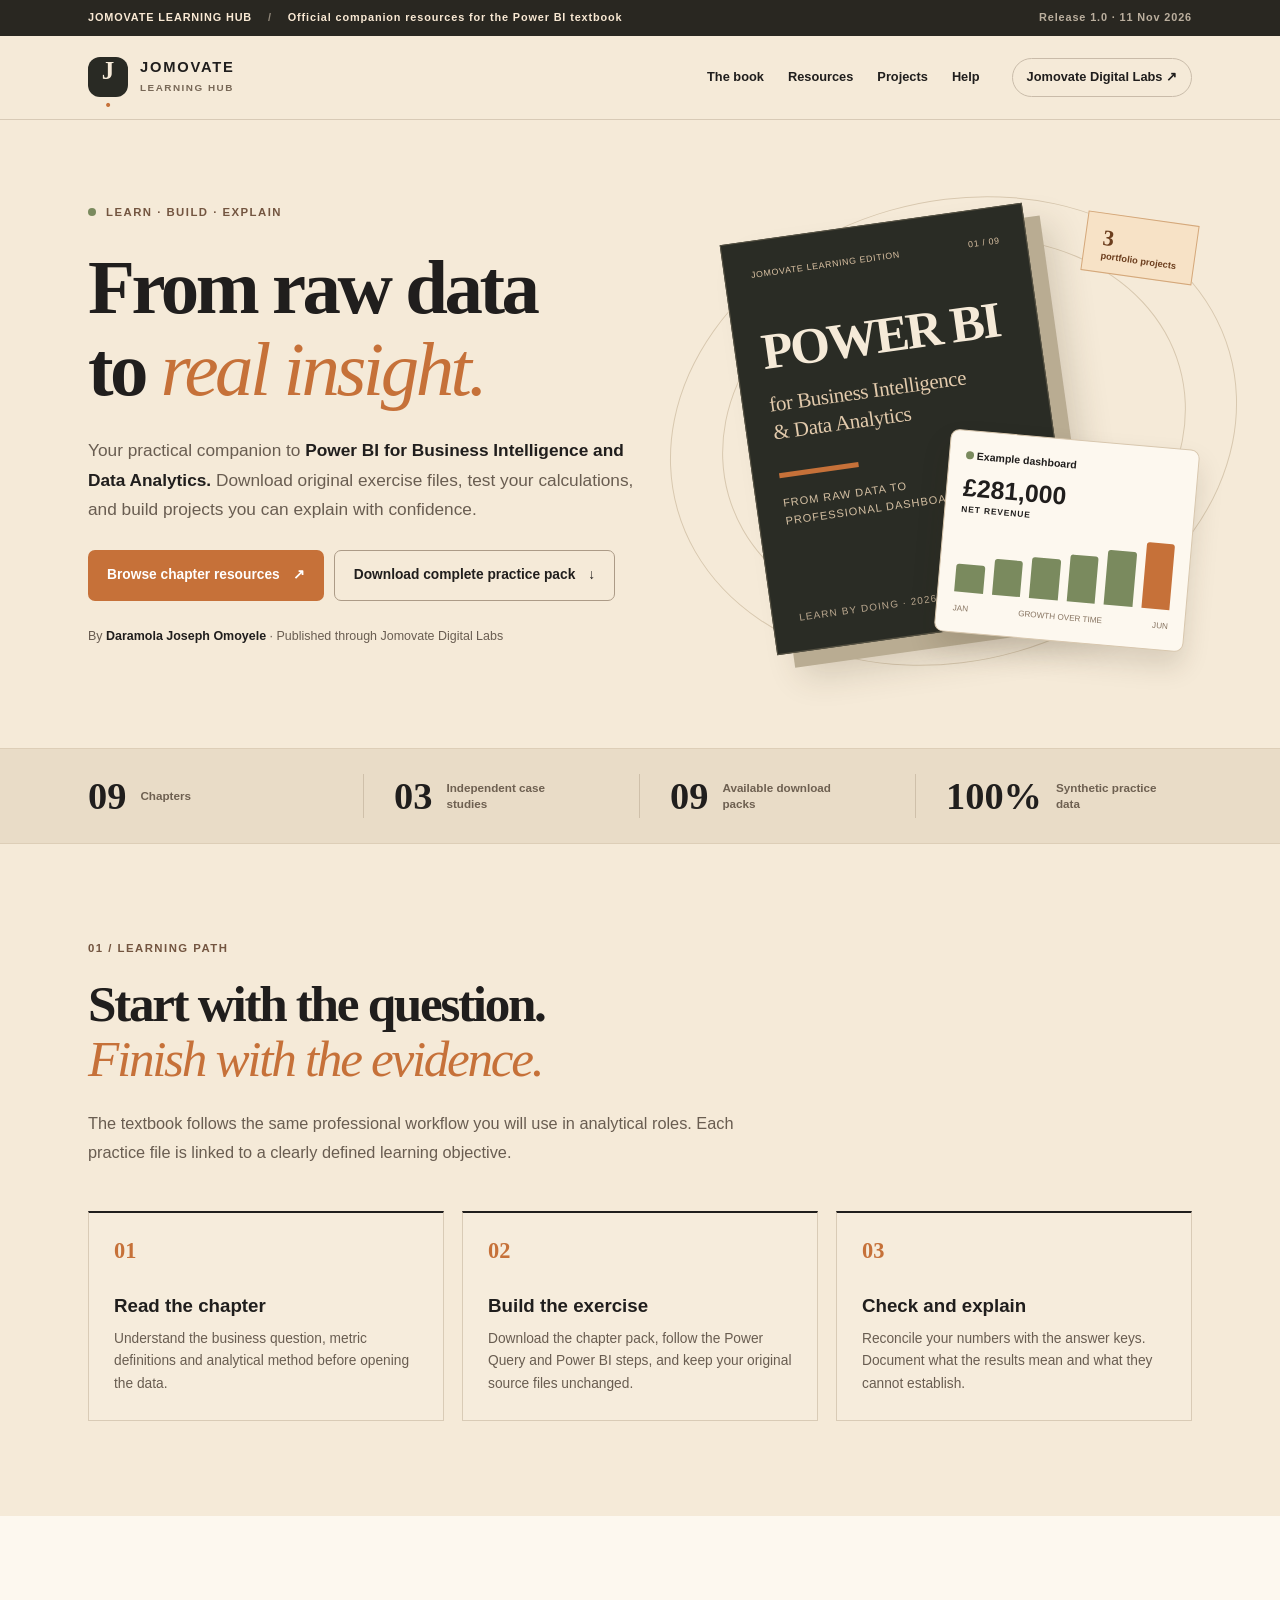
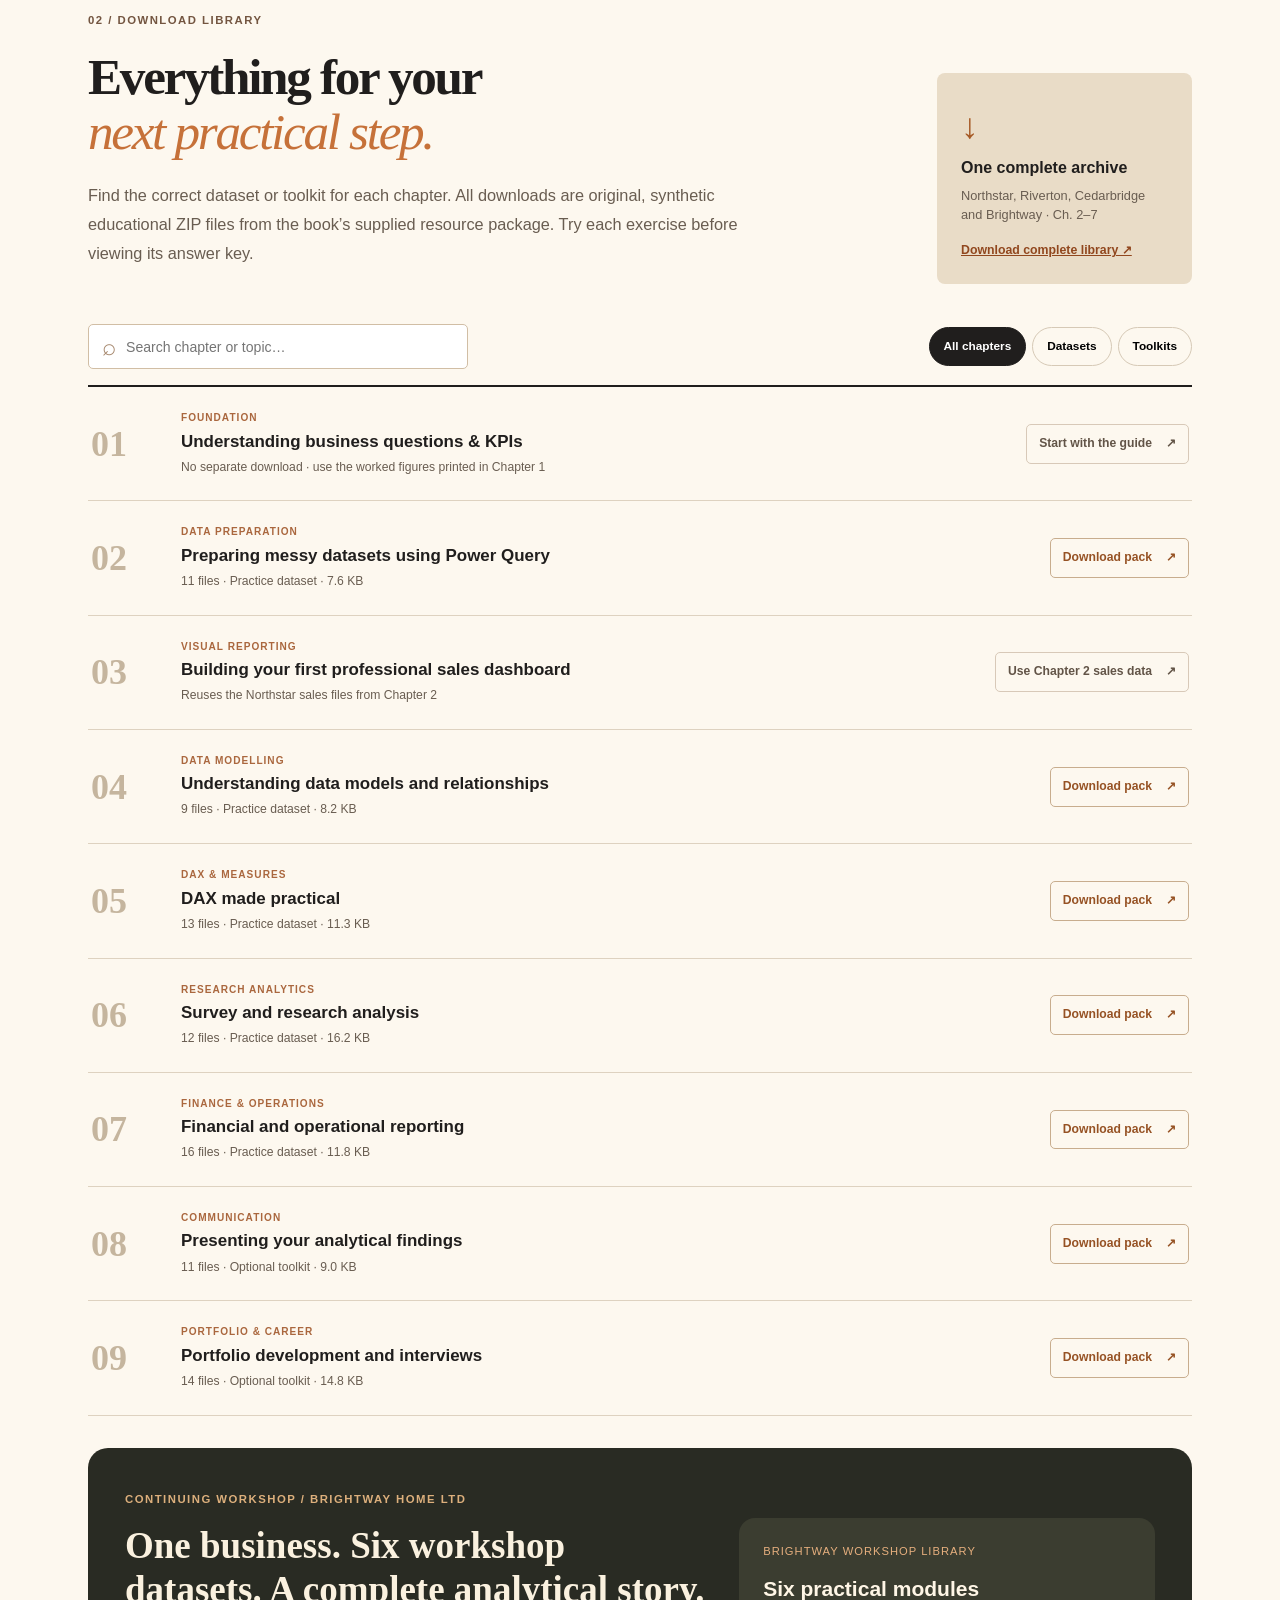
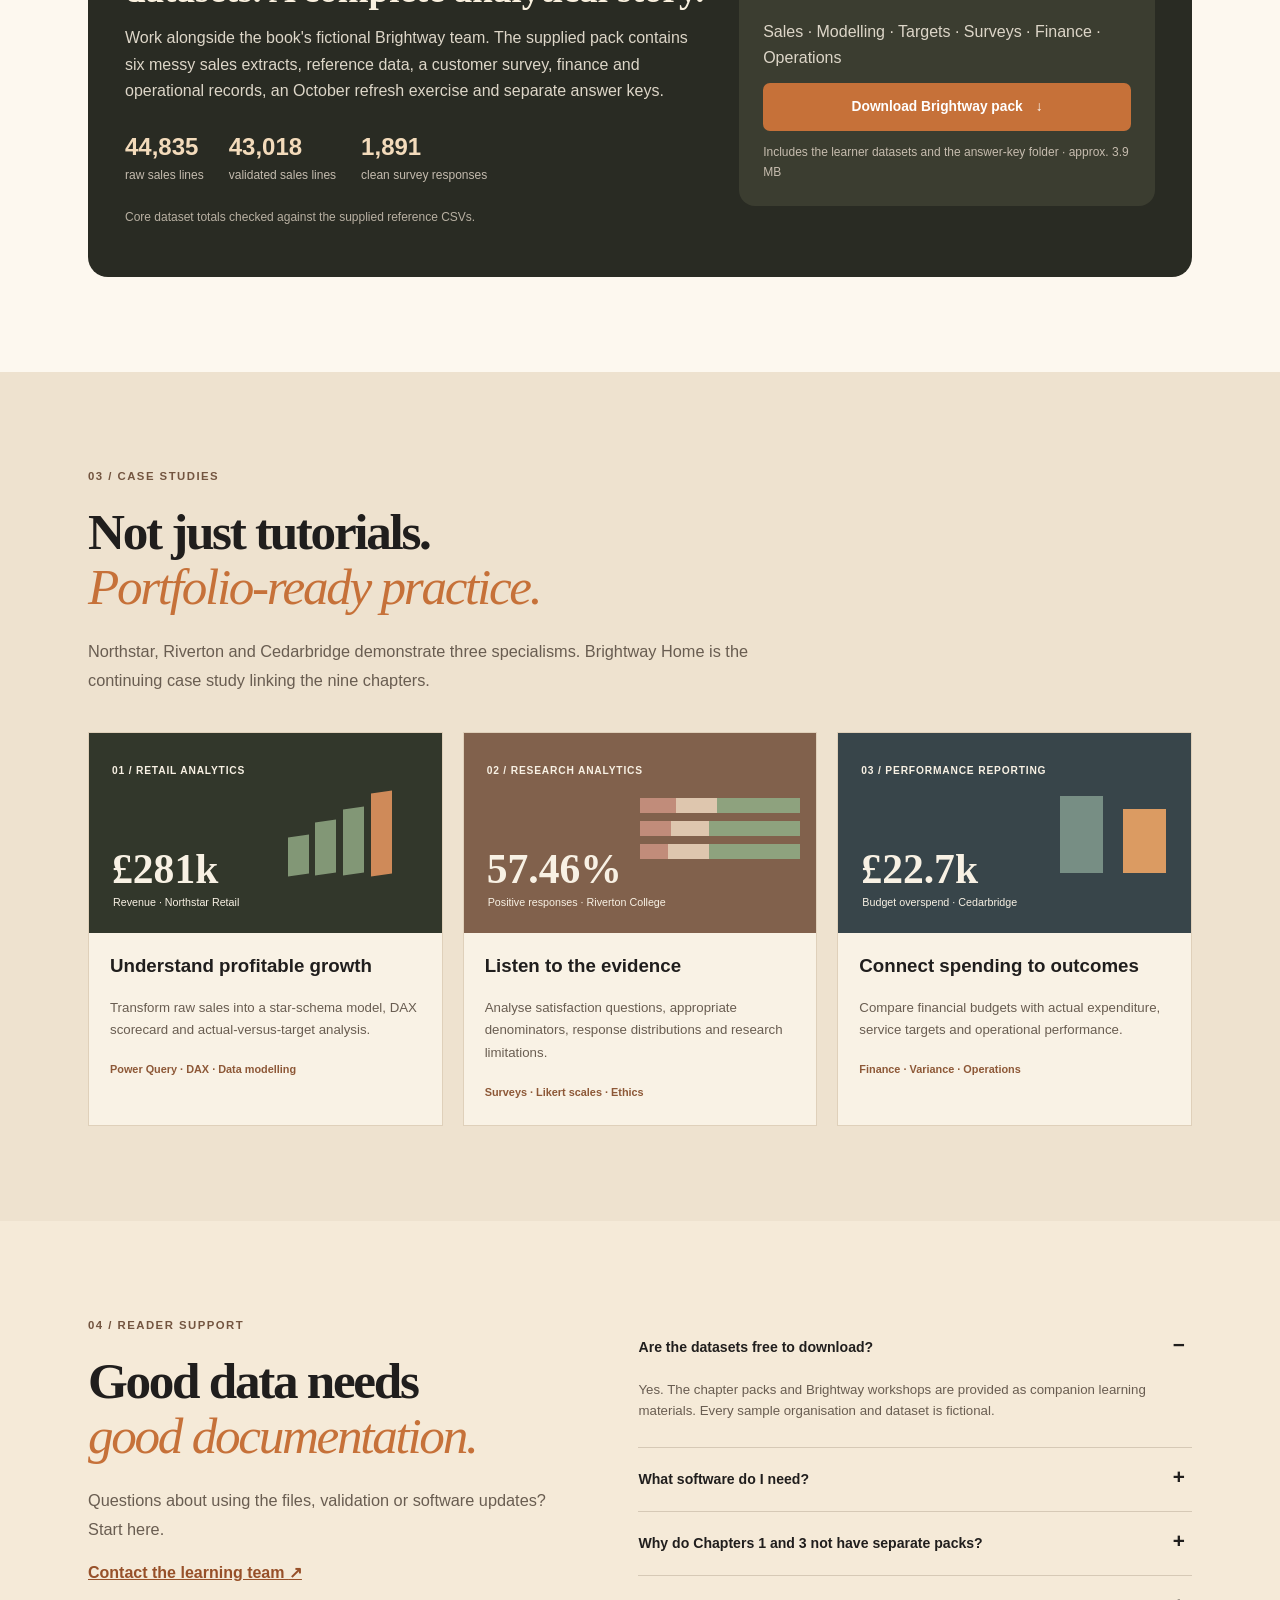
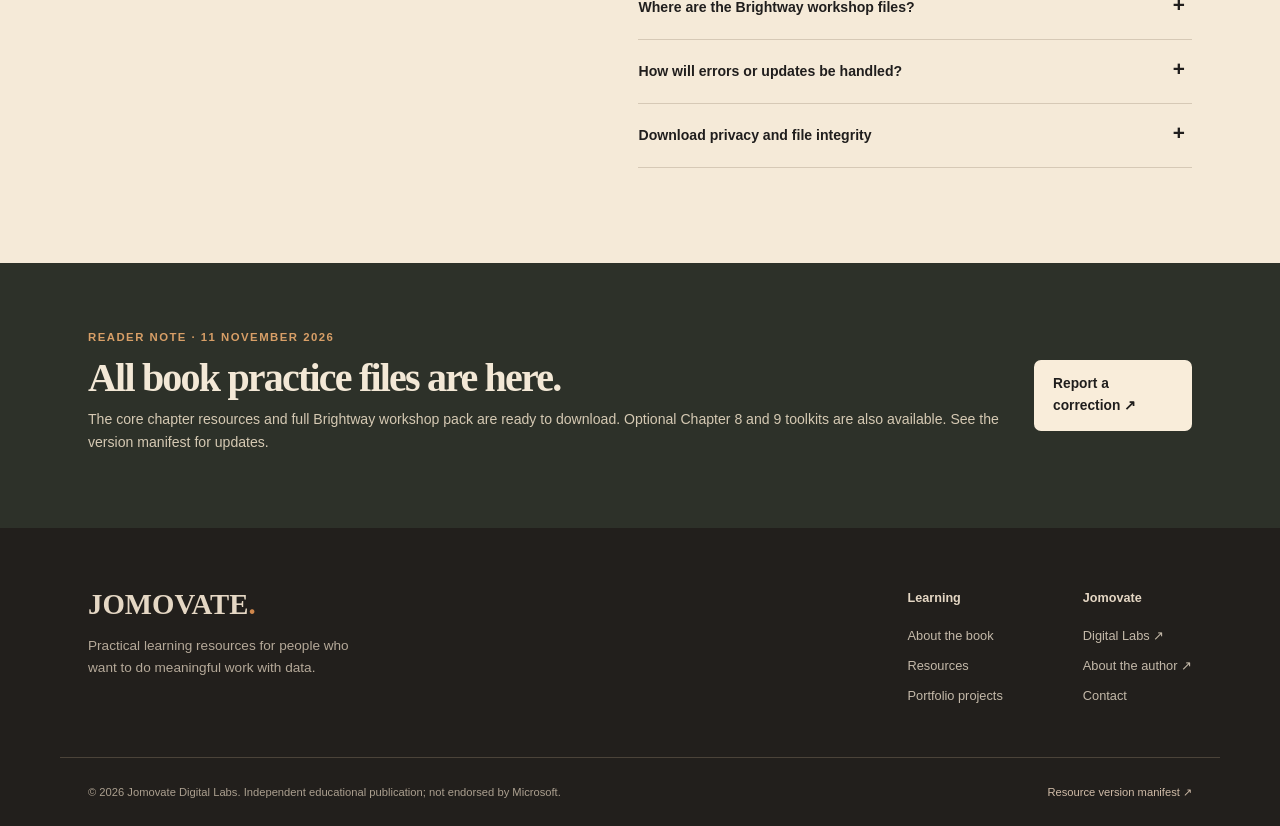
<file: index.html>
<!doctype html>
<html lang="en-GB">
<head>
<meta charset="utf-8">
<meta name="viewport" content="width=device-width, initial-scale=1">
<meta name="theme-color" content="#f5ead8">
<title>Power BI Book Datasets & Downloads | Jomovate Learning Hub</title>
<meta name="description" content="Download the companion datasets, guided practice files, DAX measures and answer keys for Power BI for Business Intelligence and Data Analytics by Daramola Joseph Omoyele.">
<meta property="og:type" content="website">
<meta property="og:title" content="Power BI Book — Learning Resources | Jomovate">
<meta property="og:description" content="Nine chapters. Three portfolio case studies. Real practice, verified example files and accessible learning resources.">
<meta property="og:url" content="https://learn.jomovate.com/power-bi-book/">
<link rel="canonical" href="https://learn.jomovate.com/power-bi-book/">
<link rel="icon" href="/assets/favicon.svg" type="image/svg+xml">
<link rel="stylesheet" href="/assets/styles.css">
<script src="/assets/app.js" defer></script>
</head>
<body>
<a href="#main" class="skip-link">Skip to content</a>
<div class="announcement"><div class="container">JOMOVATE LEARNING HUB <span class="announcement-sep">/</span> Official companion resources for the Power BI textbook <span class="right-announcement">Release 1.0 · 11 Nov 2026</span></div></div>
<header class="site-header"><div class="container header-inner">
<a class="brand" href="/" aria-label="Jomovate Learning Hub home"><span class="brand-mark">J<span class="brand-dot">.</span></span><span><strong>JOMOVATE</strong><small>LEARNING HUB</small></span></a>
<nav aria-label="Primary navigation" class="nav"><a href="#the-book">The book</a><a href="#resources">Resources</a><a href="#projects">Projects</a><a href="#help">Help</a></nav>
<a class="site-link" href="https://jomovate.com/" target="_blank" rel="noopener noreferrer">Jomovate Digital Labs <span aria-hidden="true">↗</span></a>
</div></header>
<main id="main">
<section class="hero" id="the-book"><div class="container hero-grid"><div class="hero-copy">
<div class="overline"><span class="overline-dot"></span> LEARN · BUILD · EXPLAIN</div>
<h1>From raw data<br>to <em>real insight.</em></h1>
<p class="hero-lead">Your practical companion to <strong>Power BI for Business Intelligence and Data Analytics.</strong> Download original exercise files, test your calculations, and build projects you can explain with confidence.</p>
<div class="hero-ctas"><a href="#resources" class="button button-primary">Browse chapter resources <span aria-hidden="true">↗</span></a><a href="/downloads/Power_BI_Book_Complete_Practice_Pack.zip" download class="button button-outline">Download complete practice pack <span aria-hidden="true">↓</span></a></div>
<p class="byline">By <strong>Daramola Joseph Omoyele</strong> · Published through Jomovate Digital Labs</p>
</div>
<div class="hero-art" aria-label="Illustration of a Power BI learning journey with a dashboard-style report" role="img">
  <div class="art-orbit orbit-one"></div><div class="art-orbit orbit-two"></div>
  <div class="book-object"><div class="book-band">JOMOVATE LEARNING EDITION <span>01 / 09</span></div><div class="book-title">POWER BI<span>for Business Intelligence<br>& Data Analytics</span></div><div class="book-line"></div><p>FROM RAW DATA TO<br>PROFESSIONAL DASHBOARDS</p><div class="book-sign">LEARN BY DOING · 2026</div></div>
  <div class="data-card"><div class="small-title"><span class="green-dot"></span> Example dashboard</div><div class="chart-value">£281,000 <span>NET REVENUE</span></div><div class="bar-stack"><span style="height:43%"></span><span style="height:55%"></span><span style="height:62%"></span><span style="height:71%"></span><span style="height:83%"></span><span style="height:99%"></span></div><div class="data-card-bottom">JAN <span>GROWTH OVER TIME</span> JUN</div></div>
  <div class="floating-tag">3 <small>portfolio projects</small></div>
</div>
</div></section>
<div class="stat-strip"><div class="container stats"><div><strong>09</strong><span>Chapters</span></div><div><strong>03</strong><span>Independent case studies</span></div><div><strong>09</strong><span>Available download packs</span></div><div><strong>100%</strong><span>Synthetic practice data</span></div></div></div>
<section class="intro section" id="getting-started"><div class="container"><div class="section-heading"><span class="kicker">01 / LEARNING PATH</span><h2>Start with the question.<br><em>Finish with the evidence.</em></h2><p>The textbook follows the same professional workflow you will use in analytical roles. Each practice file is linked to a clearly defined learning objective.</p></div><div class="steps-grid"><article><span>01</span><h3>Read the chapter</h3><p>Understand the business question, metric definitions and analytical method before opening the data.</p></article><article><span>02</span><h3>Build the exercise</h3><p>Download the chapter pack, follow the Power Query and Power BI steps, and keep your original source files unchanged.</p></article><article><span>03</span><h3>Check and explain</h3><p>Reconcile your numbers with the answer keys. Document what the results mean and what they cannot establish.</p></article></div></div></section>
<section class="resource-section section" id="resources"><div class="container"><div class="resource-header"><div class="section-heading"><span class="kicker">02 / DOWNLOAD LIBRARY</span><h2>Everything for your<br><em>next practical step.</em></h2><p>Find the correct dataset or toolkit for each chapter. All downloads are original, synthetic educational ZIP files from the book’s supplied resource package. Try each exercise before viewing its answer key.</p></div><div class="resource-aside"><span class="download-symbol">↓</span><strong>One complete archive</strong><small>Northstar, Riverton, Cedarbridge and Brightway · Ch. 2–7</small><a href="/downloads/Power_BI_Book_Complete_Practice_Pack.zip" download>Download complete library ↗</a></div></div>
<div class="filterbar"><label class="searchbox"><span aria-hidden="true">⌕</span><span class="visually-hidden">Search learning resources</span><input id="resourceSearch" type="search" placeholder="Search chapter or topic…" autocomplete="off"></label><div class="chips" role="group" aria-label="Filter resource type"><button type="button" class="chip active" data-filter="all" aria-pressed="true">All chapters</button><button type="button" class="chip" data-filter="dataset" aria-pressed="false">Datasets</button><button type="button" class="chip" data-filter="toolkit" aria-pressed="false">Toolkits</button></div></div>
<div class="chapters" id="chaptersList"><article class="chapter" data-title="understanding business questions &amp; kpis business question kpi requirements measures" data-kind="guide">
    <span class="chapter-num">01</span>
    <div class="chapter-copy"><p class="eyebrow">Foundation</p><h3>Understanding business questions & KPIs</h3><p>No separate download · use the worked figures printed in Chapter 1</p></div>
    <div class="chapter-action"><a class="resource-link secondary" href="/power-bi-book/#getting-started">Start with the guide <span aria-hidden="true">↗</span></a></div>
  </article>
<article class="chapter" data-title="preparing messy datasets using power query preparing messy datasets power query • six raw monthly csvs, validated cleaned data and corrections register" data-kind="dataset">
    <span class="chapter-num">02</span>
    <div class="chapter-copy"><p class="eyebrow">Data preparation</p><h3>Preparing messy datasets using Power Query</h3><p>11 files · Practice dataset · 7.6 KB</p></div>
    <div class="chapter-action"><a class="resource-link" href="/downloads/Ch02_Northstar_Power_Query_Practice.zip" download aria-label="Download Chapter 2 resources">Download pack <span aria-hidden="true">↗</span></a></div>
  </article>
<article class="chapter" data-title="building your first professional sales dashboard sales dashboard charts visualisation report" data-kind="guide">
    <span class="chapter-num">03</span>
    <div class="chapter-copy"><p class="eyebrow">Visual reporting</p><h3>Building your first professional sales dashboard</h3><p>Reuses the Northstar sales files from Chapter 2</p></div>
    <div class="chapter-action"><a class="resource-link secondary" href="/downloads/Ch02_Northstar_Power_Query_Practice.zip" download>Use Chapter 2 sales data <span aria-hidden="true">↗</span></a></div>
  </article>
<article class="chapter" data-title="understanding data models and relationships data models and relationships star-schema dimensions, fact table, relationships and control totals" data-kind="dataset">
    <span class="chapter-num">04</span>
    <div class="chapter-copy"><p class="eyebrow">Data modelling</p><h3>Understanding data models and relationships</h3><p>9 files · Practice dataset · 8.2 KB</p></div>
    <div class="chapter-action"><a class="resource-link" href="/downloads/Ch04_Northstar_Star_Schema_Practice.zip" download aria-label="Download Chapter 4 resources">Download pack <span aria-hidden="true">↗</span></a></div>
  </article>
<article class="chapter" data-title="dax made practical dax made practical dax measures, monthly regional targets, validation and solution tables" data-kind="dataset">
    <span class="chapter-num">05</span>
    <div class="chapter-copy"><p class="eyebrow">DAX & measures</p><h3>DAX made practical</h3><p>13 files · Practice dataset · 11.3 KB</p></div>
    <div class="chapter-action"><a class="resource-link" href="/downloads/Ch05_Northstar_DAX_Practice.zip" download aria-label="Download Chapter 5 resources">Download pack <span aria-hidden="true">↗</span></a></div>
  </article>
<article class="chapter" data-title="survey and research analysis survey and research analytics raw and cleaned questionnaire data, codebook and survey answer keys" data-kind="dataset">
    <span class="chapter-num">06</span>
    <div class="chapter-copy"><p class="eyebrow">Research analytics</p><h3>Survey and research analysis</h3><p>12 files · Practice dataset · 16.2 KB</p></div>
    <div class="chapter-action"><a class="resource-link" href="/downloads/Ch06_Riverton_Survey_Practice.zip" download aria-label="Download Chapter 6 resources">Download pack <span aria-hidden="true">↗</span></a></div>
  </article>
<article class="chapter" data-title="financial and operational reporting financial and operational reporting budgets, actuals, operations, scenario exercises and reconciliation answers" data-kind="dataset">
    <span class="chapter-num">07</span>
    <div class="chapter-copy"><p class="eyebrow">Finance & operations</p><h3>Financial and operational reporting</h3><p>16 files · Practice dataset · 11.8 KB</p></div>
    <div class="chapter-action"><a class="resource-link" href="/downloads/Ch07_Cedarbridge_Finance_Operations_Practice.zip" download aria-label="Download Chapter 7 resources">Download pack <span aria-hidden="true">↗</span></a></div>
  </article>
<article class="chapter" data-title="presenting your analytical findings presenting your work briefing templates, decision matrices, stakeholder handover and qa checks" data-kind="toolkit">
    <span class="chapter-num">08</span>
    <div class="chapter-copy"><p class="eyebrow">Communication</p><h3>Presenting your analytical findings</h3><p>11 files · Optional toolkit · 9.0 KB</p></div>
    <div class="chapter-action"><a class="resource-link" href="/downloads/Ch08_Stakeholder_Communication_Toolkit_OPTIONAL.zip" download aria-label="Download Chapter 8 resources">Download pack <span aria-hidden="true">↗</span></a></div>
  </article>
<article class="chapter" data-title="portfolio development and interviews professional portfolio and interviews case studies, technical questions, debugging labs and capstone rubric" data-kind="toolkit">
    <span class="chapter-num">09</span>
    <div class="chapter-copy"><p class="eyebrow">Portfolio & career</p><h3>Portfolio development and interviews</h3><p>14 files · Optional toolkit · 14.8 KB</p></div>
    <div class="chapter-action"><a class="resource-link" href="/downloads/Ch09_Portfolio_and_Interview_Toolkit_OPTIONAL.zip" download aria-label="Download Chapter 9 resources">Download pack <span aria-hidden="true">↗</span></a></div>
  </article></div>
<p id="noResults" class="empty-state" hidden>No chapters match your search. Try “DAX”, “survey” or “financial”.</p>
<section class="brightway-spotlight" id="brightway" aria-labelledby="brightway-heading">
<div class="brightway-grid"><div><span class="kicker">CONTINUING WORKSHOP / BRIGHTWAY HOME LTD</span>
<h3 id="brightway-heading">One business. Six workshop datasets. A complete analytical story.</h3>
<p>Work alongside the book's fictional Brightway team. The supplied pack contains six messy sales extracts, reference data, a customer survey, finance and operational records, an October refresh exercise and separate answer keys.</p>
<div class="brightway-numbers"><span><strong>44,835</strong><small>raw sales lines</small></span><span><strong>43,018</strong><small>validated sales lines</small></span><span><strong>1,891</strong><small>clean survey responses</small></span></div>
<p class="source-note">Core dataset totals checked against the supplied reference CSVs.</p></div>
<div class="brightway-action"><span class="brightway-mini">BRIGHTWAY WORKSHOP LIBRARY</span><strong>Six practical modules</strong><p>Sales · Modelling · Targets · Surveys · Finance · Operations</p>
<a class="button button-primary" href="/downloads/Brightway_Workshop_Dataset_Pack.zip" download>Download Brightway pack <span aria-hidden="true">↓</span></a>
<small>Includes the learner datasets and the answer-key folder · approx. 3.9 MB</small></div></div>
</section>
</div></section>
<section class="project-section section" id="projects"><div class="container"><div class="section-heading"><span class="kicker">03 / CASE STUDIES</span><h2>Not just tutorials.<br><em>Portfolio-ready practice.</em></h2><p>Northstar, Riverton and Cedarbridge demonstrate three specialisms. Brightway Home is the continuing case study linking the nine chapters.</p></div><div class="project-grid">
<article class="project-card"><div class="project-visual retail"><span>01 / RETAIL ANALYTICS</span><div class="simple-lines"><i></i><i></i><i></i><i></i><i></i></div><strong>£281k</strong><small>Revenue · Northstar Retail</small></div><div class="project-content"><h3>Understand profitable growth</h3><p>Transform raw sales into a star-schema model, DAX scorecard and actual-versus-target analysis.</p><span>Power Query <b>·</b> DAX <b>·</b> Data modelling</span></div></article>
<article class="project-card"><div class="project-visual survey"><span>02 / RESEARCH ANALYTICS</span><div class="likert-bars"><i><em style="width:22%"></em><em style="width:26%"></em><em style="width:52%"></em></i><i><em style="width:19%"></em><em style="width:24%"></em><em style="width:57%"></em></i><i><em style="width:17%"></em><em style="width:26%"></em><em style="width:57%"></em></i></div><strong>57.46%</strong><small>Positive responses · Riverton College</small></div><div class="project-content"><h3>Listen to the evidence</h3><p>Analyse satisfaction questions, appropriate denominators, response distributions and research limitations.</p><span>Surveys <b>·</b> Likert scales <b>·</b> Ethics</span></div></article>
<article class="project-card"><div class="project-visual finance"><span>03 / PERFORMANCE REPORTING</span><div class="finance-bars"><i><em></em></i><i><em></em></i></div><strong>£22.7k</strong><small>Budget overspend · Cedarbridge</small></div><div class="project-content"><h3>Connect spending to outcomes</h3><p>Compare financial budgets with actual expenditure, service targets and operational performance.</p><span>Finance <b>·</b> Variance <b>·</b> Operations</span></div></article>
</div></div></section>
<section class="faq-section section" id="help"><div class="container faq-grid"><div class="section-heading"><span class="kicker">04 / READER SUPPORT</span><h2>Good data needs<br><em>good documentation.</em></h2><p>Questions about using the files, validation or software updates? Start here.</p><a class="email-link" href="mailto:info@jomovate.com?subject=Power%20BI%20Book%20Resource%20Question">Contact the learning team <span aria-hidden="true">↗</span></a></div><div class="faq-list"><details open><summary>Are the datasets free to download?</summary><p>Yes. The chapter packs and Brightway workshops are provided as companion learning materials. Every sample organisation and dataset is fictional.</p></details><details><summary>What software do I need?</summary><p>Use Power BI Desktop on Windows for the exercises. A spreadsheet tool can help inspect CSV files. Some optional publishing exercises require the Power BI service and suitable permissions.</p></details><details><summary>Why do Chapters 1 and 3 not have separate packs?</summary><p>Chapter 1 introduces KPI logic and manual calculations. Chapter 3 uses the validated Northstar sales data prepared in Chapter 2, so you can reuse that dataset rather than download unnecessary duplicates.</p></details><details><summary>Where are the Brightway workshop files?</summary><p>You can download the complete Brightway workshop pack above, including the continuing sales, survey and finance/operations exercises and answer workbooks. Key CSV control totals have been independently checked.</p></details><details><summary>How will errors or updates be handled?</summary><p>Updated files will have a dated release record. Each download has a checksum in the resources manifest so later revisions can be identified.</p></details><details class="privacy-note"><summary>Download privacy and file integrity</summary><p>Downloads are provided directly as ZIP files; this learning page does not request logins or collect survey answers. Use the <a href="/resources.json">resource manifest</a> to check file versions and SHA-256 checksums. No confidential organisational data is included in the supplied synthetic packs.</p></details></div></section>
<section class="newsletter-strip"><div class="container update-inner"><div><span class="kicker">READER NOTE · 11 NOVEMBER 2026</span><h2>All book practice files are here.</h2><p>The core chapter resources and full Brightway workshop pack are ready to download. Optional Chapter 8 and 9 toolkits are also available. See the version manifest for updates.</p></div><a href="mailto:info@jomovate.com?subject=Power%20BI%20Book%20Correction" class="button button-cream">Report a correction ↗</a></div></section>
</main>
<footer class="footer"><div class="container footer-top"><div class="footer-brand"><strong>JOMOVATE<span>.</span></strong><p>Practical learning resources for people who want to do meaningful work with data.</p></div><div class="footer-links"><div><strong>Learning</strong><a href="#the-book">About the book</a><a href="#resources">Resources</a><a href="#projects">Portfolio projects</a></div><div><strong>Jomovate</strong><a href="https://jomovate.com/" target="_blank" rel="noopener noreferrer">Digital Labs ↗</a><a href="https://daramolajo.co.uk/" target="_blank" rel="noopener noreferrer">About the author ↗</a><a href="mailto:info@jomovate.com">Contact</a></div></div></div><div class="container footer-bottom"><span>© 2026 Jomovate Digital Labs. Independent educational publication; not endorsed by Microsoft.</span><a href="/resources.json">Resource version manifest ↗</a></div></footer>
</body></html>
</file>
<file: assets/styles.css>
/* Jomovate Learning Hub — responsive learning-portal styles */
:root{--paper:#f5ead8;--paper2:#fdf8ef;--ink:#201e1d;--muted:#695d51;--orange:#c67139;--sage:#7a8a5e;--line:#d8cab6;--max:1160px}
*,*::before,*::after{box-sizing:border-box}html{scroll-behavior:smooth}body{margin:0;background:var(--paper);color:var(--ink);font:16px/1.63 "Segoe UI",Arial,sans-serif}
a{color:inherit}button,input{font:inherit}button{cursor:pointer}h1,h2,h3,p{margin-top:0}h1,h2{font-family:Georgia,serif;letter-spacing:-.045em;line-height:1.07;font-weight:600}h1{font-size:clamp(3rem,6vw,5.6rem);margin:25px 0}h2{font-size:clamp(2.3rem,4vw,4rem);margin-bottom:22px}h1 em,h2 em{font-weight:400;color:var(--orange)}h3{line-height:1.3}p{color:var(--muted)}
.container{max-width:var(--max);padding-inline:28px;margin:auto}.visually-hidden{position:absolute;width:1px;height:1px;overflow:hidden;clip:rect(0 0 0 0)}.skip-link{position:absolute;left:12px;top:-100px;background:#222;color:white;padding:12px;z-index:100}.skip-link:focus{top:12px}:focus-visible{outline:3px solid #819955;outline-offset:3px}
.announcement{background:#292721;color:#f9e9d4;font-size:.68rem;letter-spacing:.08em;font-weight:700}.announcement .container{padding-block:9px}.announcement-sep{padding-inline:12px;opacity:.5}.right-announcement{float:right;opacity:.7}
.site-header{position:sticky;top:0;z-index:10;background:#f5ead8f2;border-bottom:1px solid var(--line);backdrop-filter:blur(13px)}.header-inner{min-height:83px;display:flex;gap:32px;align-items:center}.brand{display:flex;align-items:center;gap:12px;text-decoration:none;white-space:nowrap}.brand-mark{width:40px;height:40px;background:#292a24;color:#f5ead8;display:grid;place-items:center;border-radius:12px;font:700 25px Georgia,serif}.brand-dot{color:var(--orange)}.brand strong{display:block;font-size:.92rem;letter-spacing:.12em;line-height:1.1}.brand small{display:block;font-size:.62rem;letter-spacing:.15em;color:#786857;margin-top:5px;font-weight:700}.nav{margin-left:auto;display:flex;gap:24px}.nav a,.site-link{font-size:.8rem;font-weight:700;text-decoration:none}.site-link{white-space:nowrap;border:1px solid #c9bba9;border-radius:28px;padding:8px 14px}.nav a:hover,.site-link:hover{color:#a45322}
.hero{padding:76px 0 82px;overflow:hidden}.hero-grid{display:grid;grid-template-columns:1.1fr .9fr;gap:45px;align-items:center}.overline,.kicker{font-size:.71rem;font-weight:800;letter-spacing:.13em;color:#735540}.overline{display:flex;align-items:center;gap:10px}.overline-dot,.green-dot{display:inline-block;border-radius:50%;height:8px;width:8px;background:var(--sage)}.hero-lead{font-size:1.08rem;max-width:560px;line-height:1.72}.hero-lead strong{color:var(--ink)}.hero-ctas{display:flex;flex-wrap:wrap;gap:10px;margin:25px 0}.button{display:inline-flex;align-items:center;justify-content:center;gap:13px;padding:13px 19px;text-decoration:none;border-radius:7px;font-size:.86rem;font-weight:750;transition:transform .2s}.button:hover{transform:translateY(-2px)}.button-primary{background:var(--orange);color:#fff}.button-outline{border:1px solid #ac9b87}.button-cream{background:#f9edda;color:var(--ink)}.byline{font-size:.78rem}.byline strong{color:var(--ink)}
.hero-art{height:470px;position:relative;display:flex;align-items:center;justify-content:center}.art-orbit{position:absolute;border:1px solid #d8c8af;border-radius:50%;transform:rotate(-16deg)}.orbit-one{width:470px;height:380px}.orbit-two{width:575px;height:460px}.book-object{position:absolute;top:26px;left:32px;width:305px;height:414px;background:#2a2c25;border:1px solid #565243;color:#f5ead8;padding:26px;box-shadow:16px 15px 0 #b9ac92,24px 25px 34px #40331c30;transform:rotate(-8deg)}.book-band{display:flex;justify-content:space-between;gap:7px;font-size:.55rem;letter-spacing:.08em;color:#dcc3a4}.book-title{font:700 51px/1.03 Georgia,serif;letter-spacing:-.05em;margin-top:45px}.book-title span{display:block;font:400 21px/1.35 Georgia,serif;letter-spacing:-.02em;color:#e2caac;margin-top:12px}.book-line{height:5px;width:80px;background:var(--orange);margin:26px 0 16px}.book-object p{color:#d5c0a3;font-size:.69rem;letter-spacing:.09em;line-height:1.7}.book-sign{position:absolute;bottom:25px;font-size:.62rem;letter-spacing:.12em;color:#bba990}.data-card{position:absolute;bottom:24px;right:0;width:250px;background:#fdf8ef;border:1px solid #d8c7ae;box-shadow:0 15px 27px #39291425;border-radius:9px;padding:16px;transform:rotate(5deg)}.small-title{font-size:.66rem;font-weight:800}.chart-value{font-size:1.55rem;font-weight:800;line-height:1.3;margin-top:8px}.chart-value span{display:block;font-size:.53rem;letter-spacing:.1em}.bar-stack{display:flex;align-items:flex-end;gap:9px;height:67px;margin:10px 0}.bar-stack span{flex:1;background:var(--sage);border-radius:3px 3px 0 0}.bar-stack span:last-child{background:var(--orange)}.data-card-bottom{display:flex;justify-content:space-between;font-size:.51rem;color:#877461}.floating-tag{position:absolute;top:22px;right:-4px;background:#f7e2c6;border:1px solid #d4a87b;padding:11px 17px;color:#6c3e1e;font:700 1.4rem Georgia,serif;transform:rotate(8deg)}.floating-tag small{display:block;font:700 .58rem "Segoe UI",sans-serif}
.stat-strip{background:#e9dcc7;border-block:1px solid #ddceb7}.stats{padding-block:25px;display:grid;grid-template-columns:repeat(4,1fr)}.stats>div{display:flex;align-items:center;gap:14px;padding-left:30px;border-right:1px solid #cfc0aa}.stats>div:first-child{padding-left:0}.stats>div:last-child{border-right:0}.stats strong{font:600 2.4rem Georgia,serif}.stats span{font-size:.73rem;line-height:1.35;color:#6e6051;max-width:120px;font-weight:700}
.section{padding:95px 0}.section-heading{max-width:670px}.section-heading .kicker{display:block;margin-bottom:20px}.section-heading p{font-size:1.02rem;line-height:1.77}.steps-grid{display:grid;grid-template-columns:repeat(3,1fr);gap:18px;margin-top:44px}.steps-grid article{border:1px solid #d9cbb6;border-top:2px solid var(--ink);padding:25px;background:#f6ecdc}.steps-grid article>span{font:700 1.4rem Georgia,serif;color:var(--orange)}.steps-grid h3{margin:28px 0 10px}.steps-grid p{font-size:.86rem;margin:0}
.resource-section{background:var(--paper2)}.resource-header{display:flex;align-items:end;justify-content:space-between;gap:35px}.resource-aside{width:255px;flex-shrink:0;background:#e9dcc7;border-radius:8px;padding:24px;display:flex;flex-direction:column}.download-symbol{font-size:2.2rem;color:#a65a26}.resource-aside small{color:var(--muted);font-size:.8rem;line-height:1.5;margin:5px 0 16px}.resource-aside a{font-weight:800;color:#91471e;font-size:.77rem}.filterbar{display:flex;align-items:center;justify-content:space-between;gap:16px;margin-top:40px;padding-bottom:16px;border-bottom:2px solid var(--ink)}.searchbox{display:flex;align-items:center;gap:8px;padding:0 13px;border:1px solid #d1bea5;border-radius:5px;background:#fff;width:100%;max-width:380px}.searchbox span:first-child{font-size:1.5rem;color:#a7896f}.searchbox input{background:none;border:0;outline:0;width:100%;height:43px;font-size:.88rem}.chips{display:flex;gap:6px}.chip{border:1px solid #d6c9b6;border-radius:30px;background:none;padding:9px 14px;font-size:.74rem;font-weight:700}.chip.active{background:var(--ink);border-color:var(--ink);color:#fff}.chapter{display:grid;grid-template-columns:70px minmax(0,1fr) auto;gap:20px;align-items:center;padding:23px 3px;border-bottom:1px solid #ded2c0}.chapter[hidden],#noResults[hidden]{display:none}.chapter-num{font:600 2.25rem Georgia,serif;color:#c5b59e}.chapter-copy .eyebrow{text-transform:uppercase;letter-spacing:.1em;font-size:.63rem;font-weight:800;color:#aa673e;margin-bottom:4px}.chapter-copy h3{font-size:1.06rem;margin-bottom:5px}.chapter-copy p{font-size:.76rem;margin:0}.resource-link{display:inline-flex;gap:14px;align-items:center;white-space:nowrap;color:#965224;font-size:.76rem;font-weight:800;text-decoration:none;border:1px solid #c8ad8e;padding:9px 12px;border-radius:5px}.resource-link:hover{background:#faead7}.resource-link.secondary{color:#625447;border-color:#d8c9b8}.empty-state{padding:25px}
.brightway-spotlight{margin-top:32px;background:#292b23;color:#faf1df;border-radius:20px;overflow:hidden}.brightway-grid{display:grid;grid-template-columns:1.4fr 1fr;gap:32px;align-items:center;padding:37px}.brightway-grid .kicker{color:#dcaf7c}.brightway-grid h3{font:600 clamp(26px,3vw,37px)/1.2 Georgia,serif;margin:13px 0}.brightway-grid p{color:#ddd6c8}.brightway-numbers{display:flex;flex-wrap:wrap;gap:25px;margin:23px 0}.brightway-numbers span{display:flex;flex-direction:column}.brightway-numbers strong{font-size:24px;color:#f3dbbb}.brightway-numbers small{font-size:12px;color:#c4bbae}.brightway-grid .source-note{font-size:12px;color:#b8b0a2}.brightway-action{display:flex;flex-direction:column;gap:12px;background:#3b3d30;border-radius:16px;padding:24px}.brightway-mini{color:#e6af7e;font-size:.7rem;letter-spacing:.09em}.brightway-action strong{color:#fff6e6;font-size:21px}.brightway-action small{color:#c6bcae;font-size:12px}.brightway-action p{margin:0}.brightway-action .button{align-self:stretch}
.project-section{background:#eee2cf}.project-grid{display:grid;grid-template-columns:repeat(3,1fr);gap:20px;margin-top:37px}.project-card{background:#f9f2e5;border:1px solid #dfd0ba;overflow:hidden}.project-visual{height:200px;color:#f8f1e4;padding:23px;position:relative}.project-visual>span{font-size:.64rem;letter-spacing:.08em;font-weight:800}.project-visual>strong{position:absolute;left:23px;bottom:40px;font:700 2.6rem Georgia,serif}.project-visual>small{position:absolute;left:24px;bottom:21px;font-size:.67rem}.project-visual.retail{background:#32372b}.project-visual.survey{background:#81614c}.project-visual.finance{background:#38454a}.simple-lines{position:absolute;right:22px;top:50px;width:132px;height:92px;display:flex;align-items:end;gap:7px}.simple-lines i{flex:1;background:#829776;transform:skewY(-8deg)}.simple-lines i:nth-child(1){height:42%}.simple-lines i:nth-child(2){height:58%}.simple-lines i:nth-child(3){height:72%}.simple-lines i:nth-child(4){height:90%;background:#cf8a59}.likert-bars{position:absolute;top:65px;right:16px;width:160px;display:grid;gap:8px}.likert-bars i{display:flex;height:15px}.likert-bars em:nth-child(1){background:#c18c7a}.likert-bars em:nth-child(2){background:#dec6ae}.likert-bars em:nth-child(3){background:#8ea27e}.finance-bars{position:absolute;right:25px;top:55px;display:flex;align-items:end;height:85px;gap:20px}.finance-bars i{width:43px;height:90%;background:#778e84}.finance-bars i:nth-child(2){height:75%;background:#db9b62}.project-content{padding:21px}.project-content p{font-size:.83rem;line-height:1.7}.project-content span{font-size:.68rem;font-weight:700;color:#8d5837}
.faq-grid{display:grid;grid-template-columns:.85fr 1fr;gap:80px}.faq-list details{border-bottom:1px solid #d6c9b6}.faq-list summary{cursor:pointer;list-style:none;font-weight:700;font-size:.88rem;padding:20px 32px 20px 0;position:relative}.faq-list summary::after{content:'+';position:absolute;right:7px;font-size:1.3rem;top:12px}.faq-list details[open] summary::after{content:'−'}.faq-list details p{font-size:.83rem;padding:0 20px 12px 0}.email-link{font-weight:750;color:#975029}.newsletter-strip{background:#2d3129;color:#f3e8d6;padding:60px 0}.newsletter-strip .kicker{color:#d89f67}.newsletter-strip h2{font-size:2.5rem;margin:8px 0}.newsletter-strip p{color:#d5c9b3;font-size:.88rem}.update-inner{display:flex;align-items:center;justify-content:space-between;gap:25px}.footer{background:#221f1c;color:#e5d7c4;padding:60px 0 25px}.footer-top{display:flex;justify-content:space-between;gap:50px;padding-bottom:50px}.footer-brand strong{font:700 1.8rem Georgia,serif}.footer-brand strong span{color:#d0874c}.footer-brand p{color:#b5a999;max-width:275px;font-size:.85rem;margin-top:13px}.footer-links{display:flex;gap:80px}.footer-links>div{display:flex;flex-direction:column;gap:9px}.footer-links strong{font-size:.79rem;margin-bottom:9px}.footer-links a{font-size:.8rem;color:#c4b9a9;text-decoration:none}.footer-bottom{border-top:1px solid #4b4339;display:flex;justify-content:space-between;gap:15px;padding-top:25px;color:#ab9f8f;font-size:.7rem}.footer-bottom a{color:#d0bca8;text-decoration:none}
@media(max-width:1050px){.site-link{display:none}.hero-grid{gap:14px}.book-object{left:15px}.stats>div{padding-left:15px}.faq-grid{gap:32px}}
@media(max-width:760px){.container{padding-inline:20px}.right-announcement{display:none}.header-inner{min-height:72px;gap:18px}.nav{gap:12px}.nav a{font-size:.72rem}.hero{padding:58px 0 50px}.hero-grid{grid-template-columns:1fr}.hero-art{margin:35px auto 0;width:100%;max-width:470px;height:390px}.book-object{left:13%;width:265px;height:360px;top:7px}.book-title{font-size:44px;margin-top:34px}.book-title span{font-size:18px}.data-card{right:4%;bottom:5px;width:200px}.floating-tag{right:6%;top:3px}.stats{grid-template-columns:repeat(2,1fr);row-gap:20px}.stats>div:nth-child(2){border:0}.stats>div:nth-child(3){padding-left:0}.section{padding:74px 0}.steps-grid,.project-grid{grid-template-columns:1fr}.steps-grid article{padding:21px}.steps-grid h3{margin:12px 0}.resource-header{display:block}.resource-aside{width:auto;max-width:350px;margin-top:23px}.filterbar{flex-wrap:wrap}.chapter{grid-template-columns:46px 1fr;gap:12px}.chapter-num{font-size:1.8rem}.chapter-action{grid-column:2;text-align:left}.brightway-grid{grid-template-columns:1fr;padding:24px}.faq-grid{grid-template-columns:1fr}.update-inner{display:block}.update-inner .button{margin-top:20px}.footer-top,.footer-bottom{display:block}.footer-links{margin-top:35px;gap:30px}.footer-bottom a{display:block;margin-top:12px}}
@media(max-width:470px){h1{font-size:3.05rem}.nav{gap:9px}.nav a:nth-child(3),.nav a:nth-child(4){display:none}.nav a{font-size:.67rem}.brand-mark{width:35px;height:35px}.hero-art{height:340px}.book-object{left:8%;width:235px;height:319px}.book-title{font-size:38px}.data-card{right:0;width:176px;padding:12px}.bar-stack{height:45px}.floating-tag{right:0}.stats strong{font-size:2rem}.chips{flex-wrap:wrap}.chapter-copy h3{font-size:.96rem}.footer-links{gap:20px}}
@media(prefers-reduced-motion:reduce){html{scroll-behavior:auto}*{transition:none!important}}
</file>
